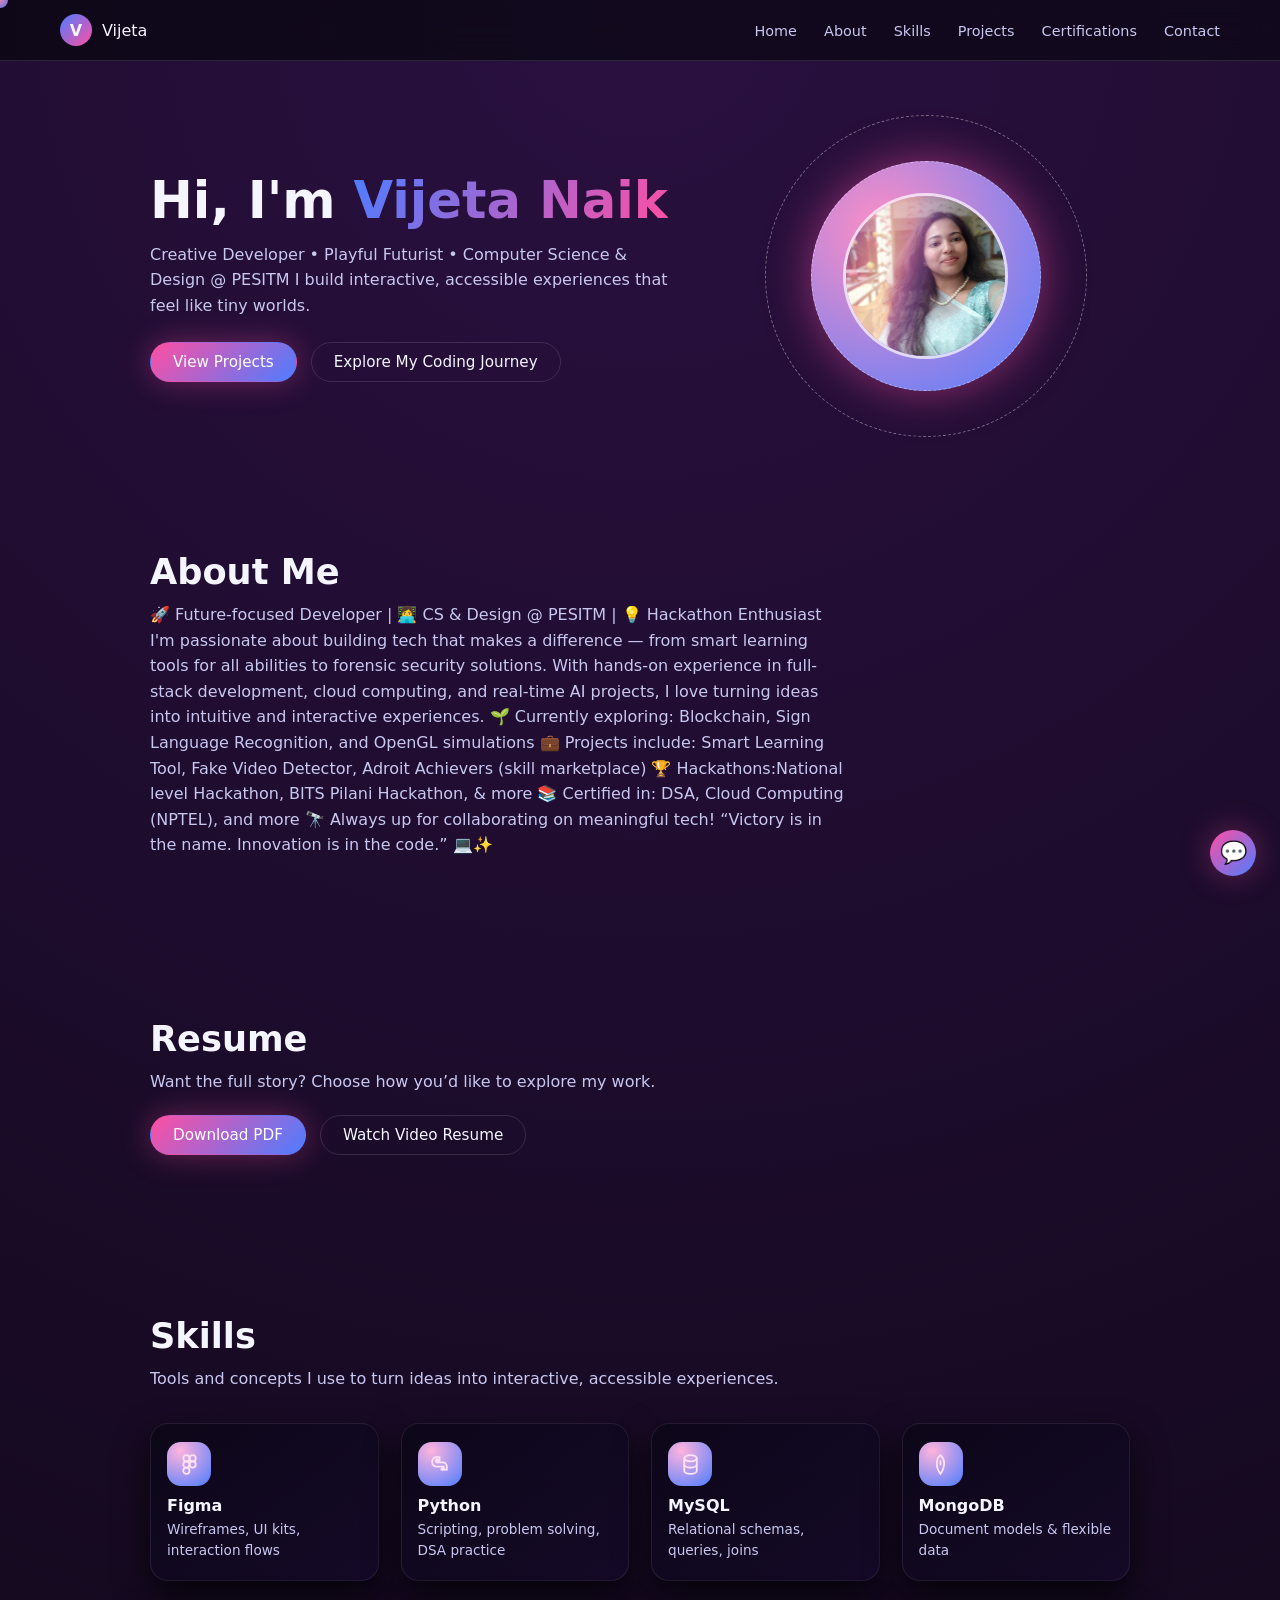
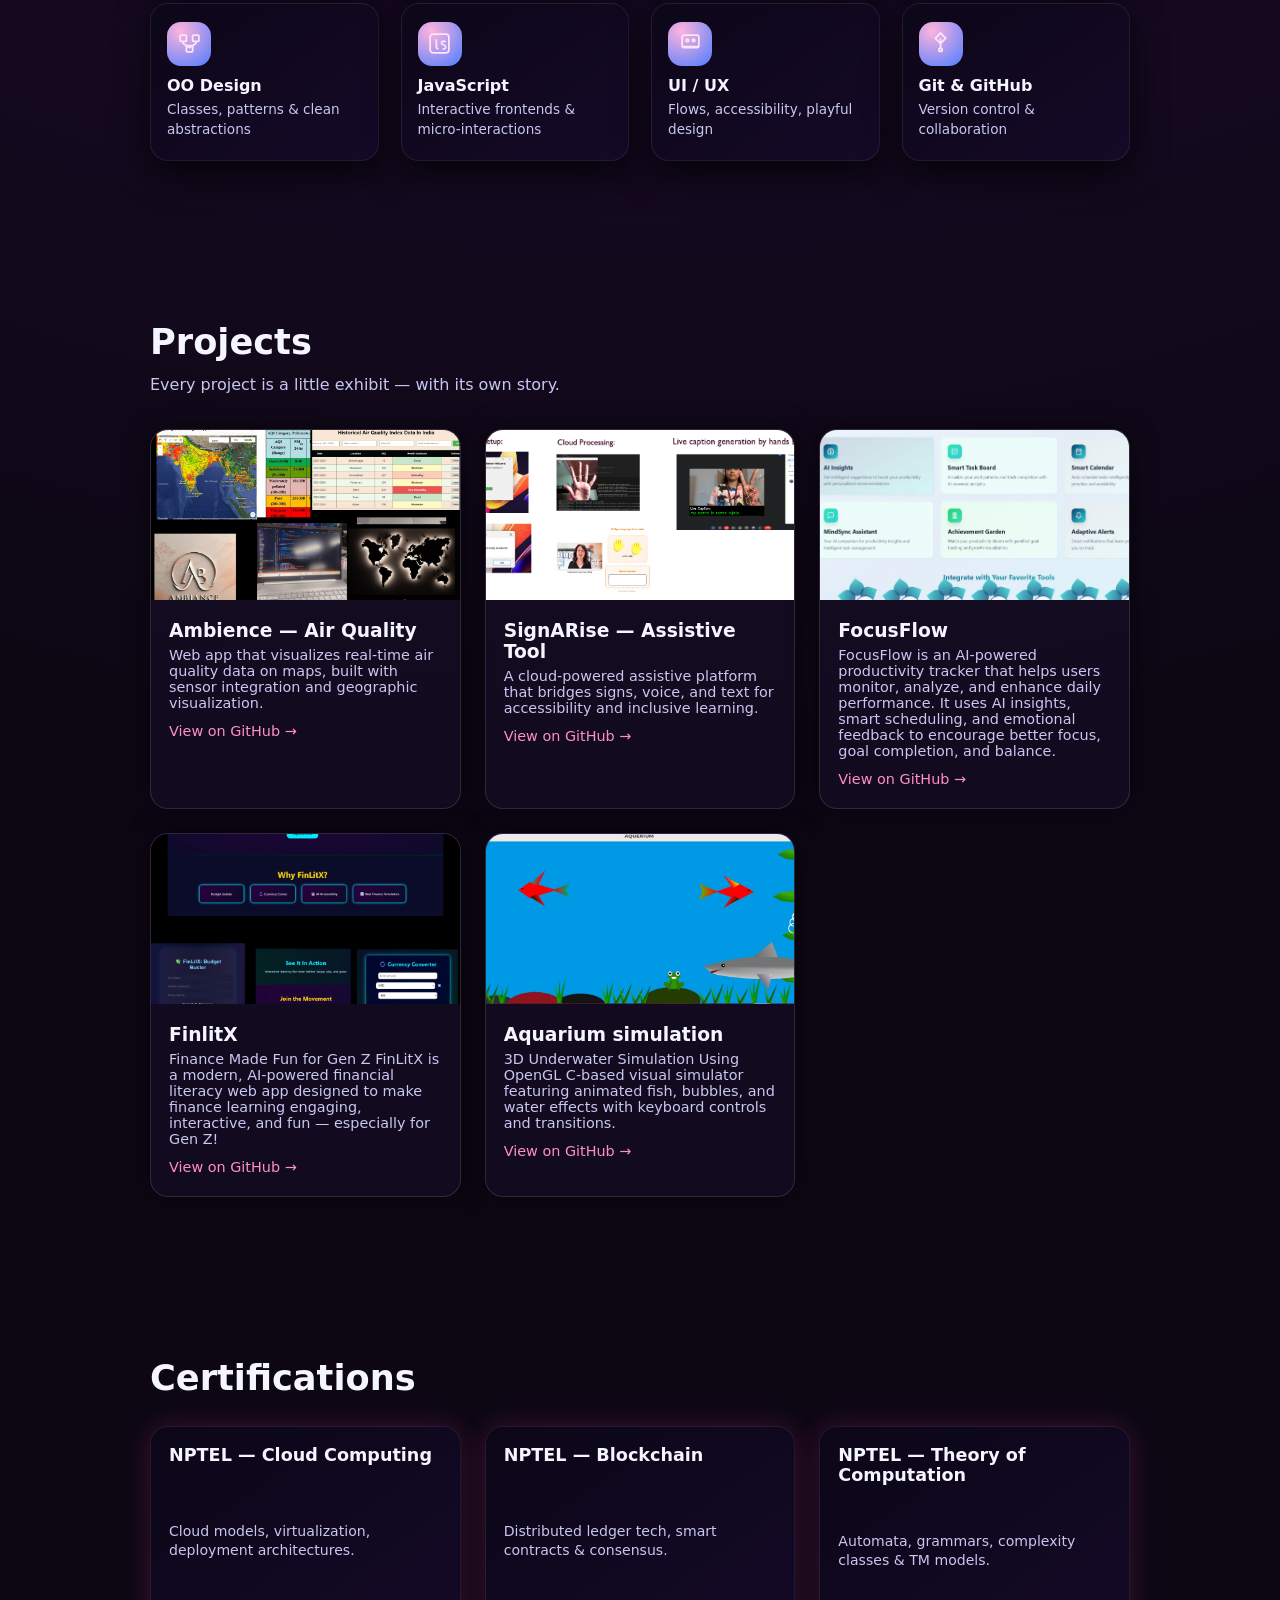
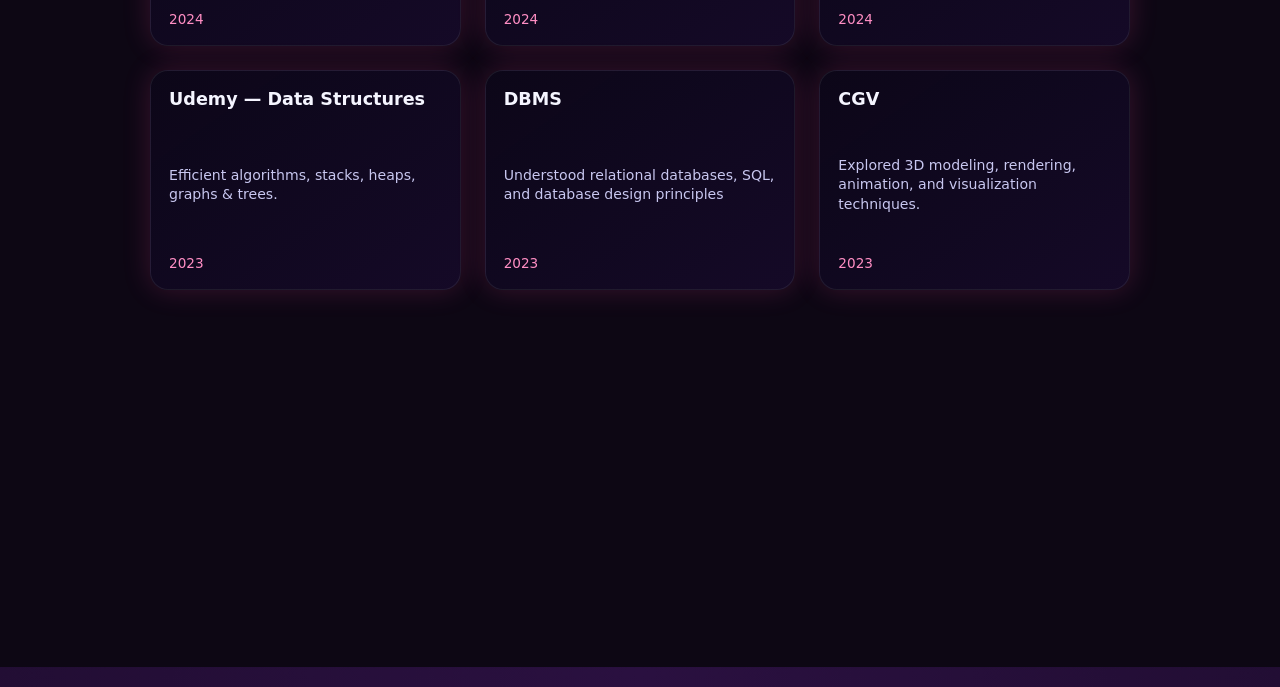
<file: index.html>
<!DOCTYPE html>
<html lang="en">
<head>
  <meta charset="UTF-8" />
  <title>Vijeta Vijaykumar Naik</title>
  <meta name="viewport" content="width=device-width, initial-scale=1.0" />
  <link rel="stylesheet" href="style.css" />
</head>
<body>
  <div class="cursor-dot"></div>

  <header class="nav">
    <div class="nav-left">
      <div class="logo-circle">V</div>
      <span className="logo-text">Vijeta</span>
    </div>
    <nav class="nav-links">
      <a href="#hero">Home</a>
      <a href="#about">About</a>
      <a href="#skills">Skills</a>
      <a href="#projects">Projects</a>
      <a href="#certs">Certifications</a>
      <a href="#contact">Contact</a>
    </nav>
  </header>

  <!-- HERO / INTRO -->
  <section id="hero" class="section hero reveal">
    <div class="hero-text">
      <h1>Hi, I'm <span class="grad-text">Vijeta Naik</span></h1>
      <p class="hero-sub">
        Creative Developer • Playful Futurist • Computer Science & Design @ PESITM  
        I build interactive, accessible experiences that feel like tiny worlds.
      </p>

      <div class="hero-buttons">
        <a href="#projects" class="btn primary">View Projects</a>
        <a href="journey.html" class="btn ghost">Explore My Coding Journey</a>
      </div>
    </div>

    <!-- Animated image bubble -->
    <div class="hero-photo-wrapper">
      <!-- Replace src with your real photo -->
      <div class="hero-photo-orbit">
        <img src="profile.jpg" alt="Vijeta portrait" class="hero-photo" />
        <div class="photo-ring ring1"></div>
        <div class="photo-ring ring2"></div>
      </div>
    </div>
  </section>

  <!-- ABOUT -->
  <section id="about" class="section reveal">
    <h2 class="section-title">About Me</h2>
    <p class="section-text">
      🚀 Future-focused Developer | 👩‍💻 CS & Design @ PESITM | 💡 Hackathon Enthusiast

I'm passionate about building tech that makes a difference — from smart learning tools for all abilities to forensic security solutions. With hands-on experience in full-stack development, cloud computing, and real-time AI projects, I love turning ideas into intuitive and interactive experiences.

🌱 Currently exploring: Blockchain, Sign Language Recognition, and OpenGL simulations 💼 Projects include: Smart Learning Tool, Fake Video Detector, Adroit Achievers (skill marketplace) 🏆 Hackathons:National level Hackathon, BITS Pilani Hackathon, & more 📚 Certified in: DSA, Cloud Computing (NPTEL), and more 🔭 Always up for collaborating on meaningful tech!

“Victory is in the name. Innovation is in the code.” 💻✨
    </p>
  </section>

  <!-- RESUME -->
  <section id="resume" class="section resume-section reveal">
    <h2 class="section-title">Resume</h2>
    <p class="section-text">
      Want the full story? Choose how you’d like to explore my work.
    </p>
    <div class="resume-actions">
      <!-- Put your real PDF file name in href -->
      <a href="Vijeta_resume_2026.pdf" download class="btn primary">
        Download PDF
      </a>
      <!-- Put your real video resume URL here (YouTube, Drive, etc.) -->
      <a href="https://youtu.be/YOUR_VIDEO_RESUME" class="btn ghost" target="_blank">
        Watch Video Resume
      </a>
    </div>
  </section>

  <!-- SKILLS: 3D BLUEBERRY ORBIT -->
  <section id="skills" class="section skills-section reveal">
  <h2 class="section-title">Skills</h2>
  <p class="section-text">
    Tools and concepts I use to turn ideas into interactive, accessible experiences.
  </p>

  <div class="skills-grid">
    <!-- Figma -->
    <article class="skill-card tilt">
      <div class="skill-icon-wrap">
        <svg viewBox="0 0 24 24" class="skill-icon">
          <rect x="6" y="3" width="6" height="6" rx="3" />
          <rect x="6" y="9" width="6" height="6" rx="3" />
          <rect x="6" y="15" width="6" height="6" rx="3" />
          <rect x="12" y="3" width="6" height="6" rx="3" />
          <rect x="12" y="9" width="6" height="6" rx="3" />
        </svg>
      </div>
      <div class="skill-name">Figma</div>
      <p class="skill-note">Wireframes, UI kits, interaction flows</p>
    </article>

    <!-- Python -->
    <article class="skill-card tilt">
      <div class="skill-icon-wrap">
        <svg viewBox="0 0 24 24" class="skill-icon">
          <path d="M5 9a4 4 0 0 1 4-4h3v3H9v2h6a4 4 0 0 1 4 4v3h-3v-3H9a4 4 0 0 1-4-4V9z" />
          <circle cx="9.5" cy="7.5" r="0.7" />
          <circle cx="14.5" cy="16.5" r="0.7" />
        </svg>
      </div>
      <div class="skill-name">Python</div>
      <p class="skill-note">Scripting, problem solving, DSA practice</p>
    </article>

    <!-- MySQL -->
    <article class="skill-card tilt">
      <div class="skill-icon-wrap">
        <svg viewBox="0 0 24 24" class="skill-icon">
          <ellipse cx="12" cy="6" rx="6" ry="3" />
          <path d="M6 6v6c0 1.7 2.7 3 6 3s6-1.3 6-3V6" />
          <path d="M6 12v6c0 1.7 2.7 3 6 3s6-1.3 6-3v-6" />
        </svg>
      </div>
      <div class="skill-name">MySQL</div>
      <p class="skill-note">Relational schemas, queries, joins</p>
    </article>

    <!-- MongoDB -->
    <article class="skill-card tilt">
      <div class="skill-icon-wrap">
        <svg viewBox="0 0 24 24" class="skill-icon">
          <path d="M12 3s3.5 3.4 3.5 8.1S12 21 12 21 8.5 16.7 8.5 11 12 3 12 3z" />
          <path d="M12 8v5" />
        </svg>
      </div>
      <div class="skill-name">MongoDB</div>
      <p class="skill-note">Document models & flexible data</p>
    </article>

    <!-- OO Design -->
    <article class="skill-card tilt">
      <div class="skill-icon-wrap">
        <svg viewBox="0 0 24 24" class="skill-icon">
          <rect x="3" y="4" width="6" height="6" rx="1" />
          <rect x="15" y="4" width="6" height="6" rx="1" />
          <rect x="9" y="14" width="6" height="6" rx="1" />
          <path d="M6 10v2l6 4 6-4v-2" />
        </svg>
      </div>
      <div class="skill-name">OO Design</div>
      <p class="skill-note">Classes, patterns & clean abstractions</p>
    </article>

    <!-- JavaScript -->
    <article class="skill-card tilt">
      <div class="skill-icon-wrap">
        <svg viewBox="0 0 24 24" class="skill-icon">
          <rect x="3" y="3" width="18" height="18" rx="3" />
          <path d="M9 8v7a2 2 0 0 0 2 2" />
          <path d="M15 17c1.2.7 3 0 3-1.7 0-1.4-1.1-1.8-2.3-2.1-.9-.2-1.7-.7-1.7-1.7 0-1 .9-1.7 2-1.7.8 0 1.4.3 1.8.8" />
        </svg>
      </div>
      <div class="skill-name">JavaScript</div>
      <p class="skill-note">Interactive frontends & micro-interactions</p>
    </article>

    <!-- UI/UX -->
    <article class="skill-card tilt">
      <div class="skill-icon-wrap">
        <svg viewBox="0 0 24 24" class="skill-icon">
          <rect x="4" y="4" width="16" height="12" rx="2" />
          <path d="M4 15h16" />
          <circle cx="9" cy="9" r="1.2" />
          <circle cx="15" cy="9" r="1.2" />
        </svg>
      </div>
      <div class="skill-name">UI / UX</div>
      <p class="skill-note">Flows, accessibility, playful design</p>
    </article>

    <!-- Git & GitHub -->
    <article class="skill-card tilt">
      <div class="skill-icon-wrap">
        <svg viewBox="0 0 24 24" class="skill-icon">
          <path d="M7 7 12 2l5 5-5 5-5-5z" />
          <path d="M12 7v9" />
          <circle cx="12" cy="18" r="1.6" />
        </svg>
      </div>
      <div class="skill-name">Git & GitHub</div>
      <p class="skill-note">Version control & collaboration</p>
    </article>
  </div>
</section>


  <!-- PROJECTS -->
  <section id="projects" class="section reveal">
    <h2 class="section-title">Projects</h2>
    <p class="section-text">
      Every project is a little exhibit — with its own story.
    </p>

    <div class="projects-grid">
      <!-- PROJECT CARD TEMPLATE -->
      <article class="project-card tilt">
        <!-- Replace image src with your project screenshot -->
        <div class="project-image-wrap">
          <img src="image/proj/ambience.jpg" alt="Ambience project" />
        </div>
        <div class="project-content">
          <h3>Ambience — Air Quality</h3>
          <p>
            Web app that visualizes real-time air quality data on maps, built with
            sensor integration and geographic visualization.
          </p>
          <a href="https://github.com/Vij18eta/Air_quality_monitor" target="_blank" class="project-link">
            View on GitHub →
          </a>
        </div>
      </article>

      <!-- Duplicate and edit below for more projects -->
      <article class="project-card tilt">
        <div class="project-image-wrap">
          <img src="image/proj/signarise.png" alt="SignARise project" />
        </div>
        <div class="project-content">
          <h3>SignARise — Assistive Tool</h3>
          <p>
            A cloud-powered assistive platform that bridges signs, voice, and text
            for accessibility and inclusive learning.
          </p>
          <a href="https://github.com/YOUR_GITHUB/signarise" target="_blank" class="project-link">
            View on GitHub →
          </a>
        </div>
      </article>

      <article class="project-card tilt">
        <div class="project-image-wrap">
          <img src="image/proj/focus.jpg" alt="SignARise project" />
        </div>
        <div class="project-content">
          <h3>FocusFlow</h3>
          <p>
          FocusFlow is an AI-powered productivity tracker that helps users monitor, analyze, and enhance daily performance. It uses AI insights, smart scheduling, and emotional feedback to encourage better focus, goal completion, and balance.
          </p>
          <a href="https://github.com/Vij18eta/FocusFlow" target="_blank" class="project-link">
            View on GitHub →
          </a>
        </div>
      </article>

      <article class="project-card tilt">
        <div class="project-image-wrap">
          <img src="image/proj/finlitx.jpg" alt="SignARise project" />
        </div>
        <div class="project-content">
          <h3>FinlitX</h3>
          <p>
          Finance Made Fun for Gen Z FinLitX is a modern, AI-powered financial
literacy web app designed to make finance learning engaging, interactive, and
fun — especially for Gen Z!
          </p>
          <a href="https://github.com/Vij18eta/FinLitX" target="_blank" class="project-link">
            View on GitHub →
          </a>
        </div>
      </article>

      <article class="project-card tilt">
        <div class="project-image-wrap">
          <img src="image/proj/aqi.jpg" alt="SignARise project" />
        </div>
        <div class="project-content">
          <h3>Aquarium simulation</h3>
          <p>
            3D Underwater Simulation Using OpenGL
C-based visual simulator featuring animated fish, bubbles, and water effects
with keyboard controls and
transitions.
          </p>
          <a href="https://github.com/Vij18eta/Aquarium-cgv" target="_blank" class="project-link">
            View on GitHub →
          </a>
        </div>
      </article>
    </div>

   
  </section>

  <!-- CERTIFICATIONS -->
<section id="certs" class="section reveal">
  <h2 class="section-title">Certifications</h2>

  <div class="cert-grid">

    <!-- CARD 1 -->
    <div class="cert-card" onclick="flipCert(this)">
      <div class="cert-inner">
        <!-- FRONT -->
        <div class="cert-front">
          <h3>NPTEL — Cloud Computing</h3>
          <p>Cloud models, virtualization, deployment architectures.</p>
          <span class="cert-year">2024</span>
        </div>

        <!-- BACK -->
        <div class="cert-back">
          <img src="images/cret/cloud.jpg" alt="Cloud Computing Certificate">
        </div>
      </div>
    </div>

    <!-- CARD 2 -->
    <div class="cert-card" onclick="flipCert(this)">
      <div class="cert-inner">
        <div class="cert-front">
          <h3>NPTEL — Blockchain</h3>
          <p>Distributed ledger tech, smart contracts & consensus.</p>
          <span class="cert-year">2024</span>
        </div>
        <div class="cert-back">
          <img src="images/cret/blockchain.jpg" alt="Blockchain Certificate">
        </div>
      </div>
    </div>

    <!-- CARD 3 -->
    <div class="cert-card" onclick="flipCert(this)">
      <div class="cert-inner">
        <div class="cert-front">
          <h3>NPTEL — Theory of Computation</h3>
          <p>Automata, grammars, complexity classes & TM models.</p>
          <span class="cert-year">2024</span>
        </div>
        <div class="cert-back">
          <img src="images/cret/toc.jpg" alt="TOC Certificate">
        </div>
      </div>
    </div>

    <!-- CARD 4 -->
    <div class="cert-card" onclick="flipCert(this)">
      <div class="cert-inner">
        <div class="cert-front">
          <h3>Udemy — Data Structures</h3>
          <p>Efficient algorithms, stacks, heaps, graphs & trees.</p>
          <span class="cert-year">2023</span>
        </div>
        <div class="cert-back">
          <img src="images/cret/dsa.jpg" alt="DSA Certificate">
        </div>
      </div>
    </div>

    <!-- CARD 5 -->
    <div class="cert-card" onclick="flipCert(this)">
      <div class="cert-inner">
        <div class="cert-front">
          <h3>DBMS</h3>
          <p>Understood relational databases, SQL, and database design principles</p>
          <span class="cert-year">2023</span>
        </div>
        <div class="cert-back">
          <img src="images/cret/dbms.png" alt="Infosys Certificate">
        </div>
      </div>
    </div>

     <div class="cert-card" onclick="flipCert(this)">
      <div class="cert-inner">
        <div class="cert-front">
          <h3>CGV</h3>
          <p>Explored 3D modeling, rendering, animation, and visualization techniques.</p>
          <span class="cert-year">2023</span>
        </div>
        <div class="cert-back">
          <img src="images/cret/cgv.png" alt="CGV Certificate">
        </div>
      </div>
    </div>

  </div>
</section>


  <!-- CONTACT + JOURNEY -->
  <section id="contact" class="section contact-section reveal">
    <h2 class="section-title">Let’s Connect</h2>
    <p class="section-text">
      Open to internships, collaborations, and fun experimental projects.
    </p>

    <div class="contact-actions">
      <a href="mailto:vijetaviju18@gmail.com" class="btn primary">Email Me</a>
      <a href="https://www.linkedin.com/in/vijeta18" class="btn ghost" target="_blank">LinkedIn</a>
      <a href="journey.html" class="btn outline">Explore My Coding Journey</a>
    </div>
  </section>

  <!-- AI CHAT BUBBLE (simple fake UI) -->
  <button class="chat-toggle" id="chatToggle">💬</button>
  <div class="chat-widget" id="chatWidget">
    <div class="chat-header">
      <span>Veloria Assistant</span>
      <button id="chatClose">✕</button>
    </div>
    <div class="chat-body">
      <p><b>Bot:</b> Hi! Ask me about Vijeta's projects or skills ✨ (UI demo only)</p>
    </div>
    <div class="chat-input-row">
      <input type="text" id="chatInput" placeholder="Coming soon..." disabled />
      <button disabled>Send</button>
    </div>
  </div>

  <script src="script.js"></script>
</body>
</html>
</file>
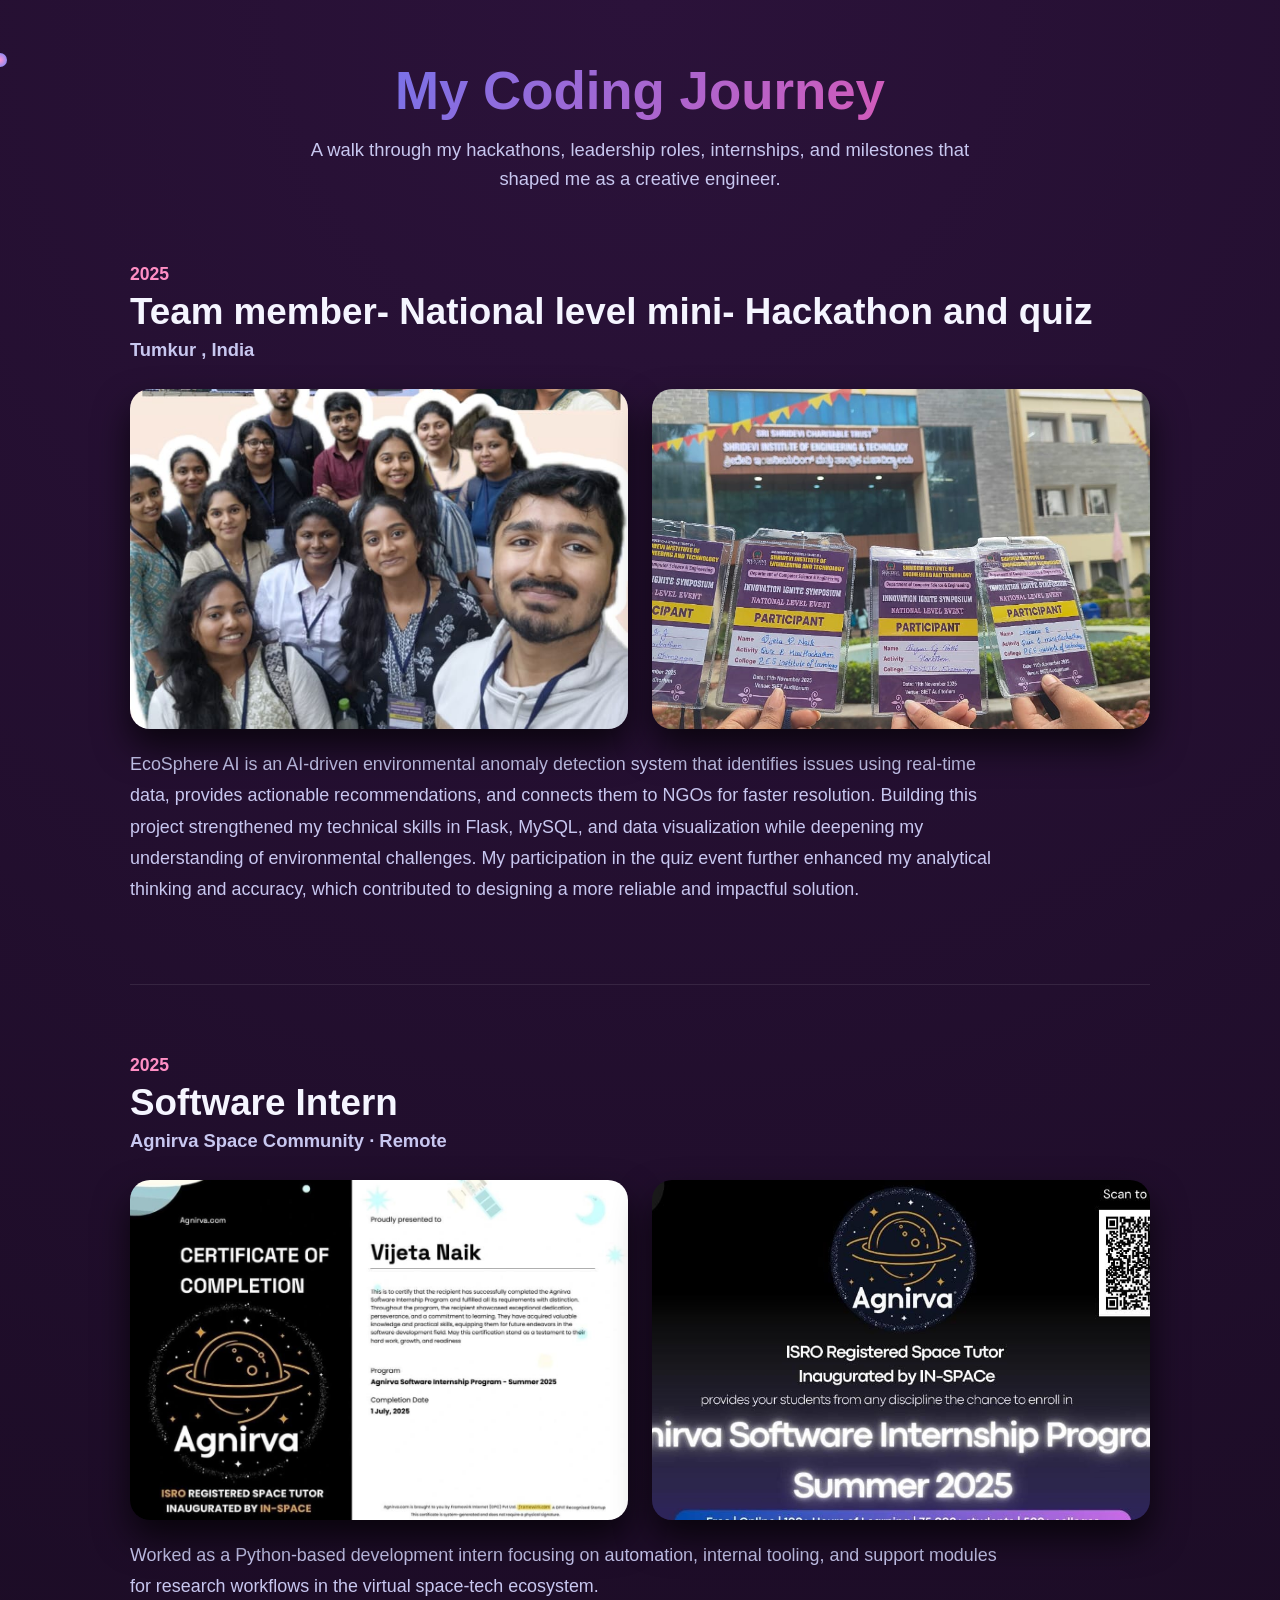
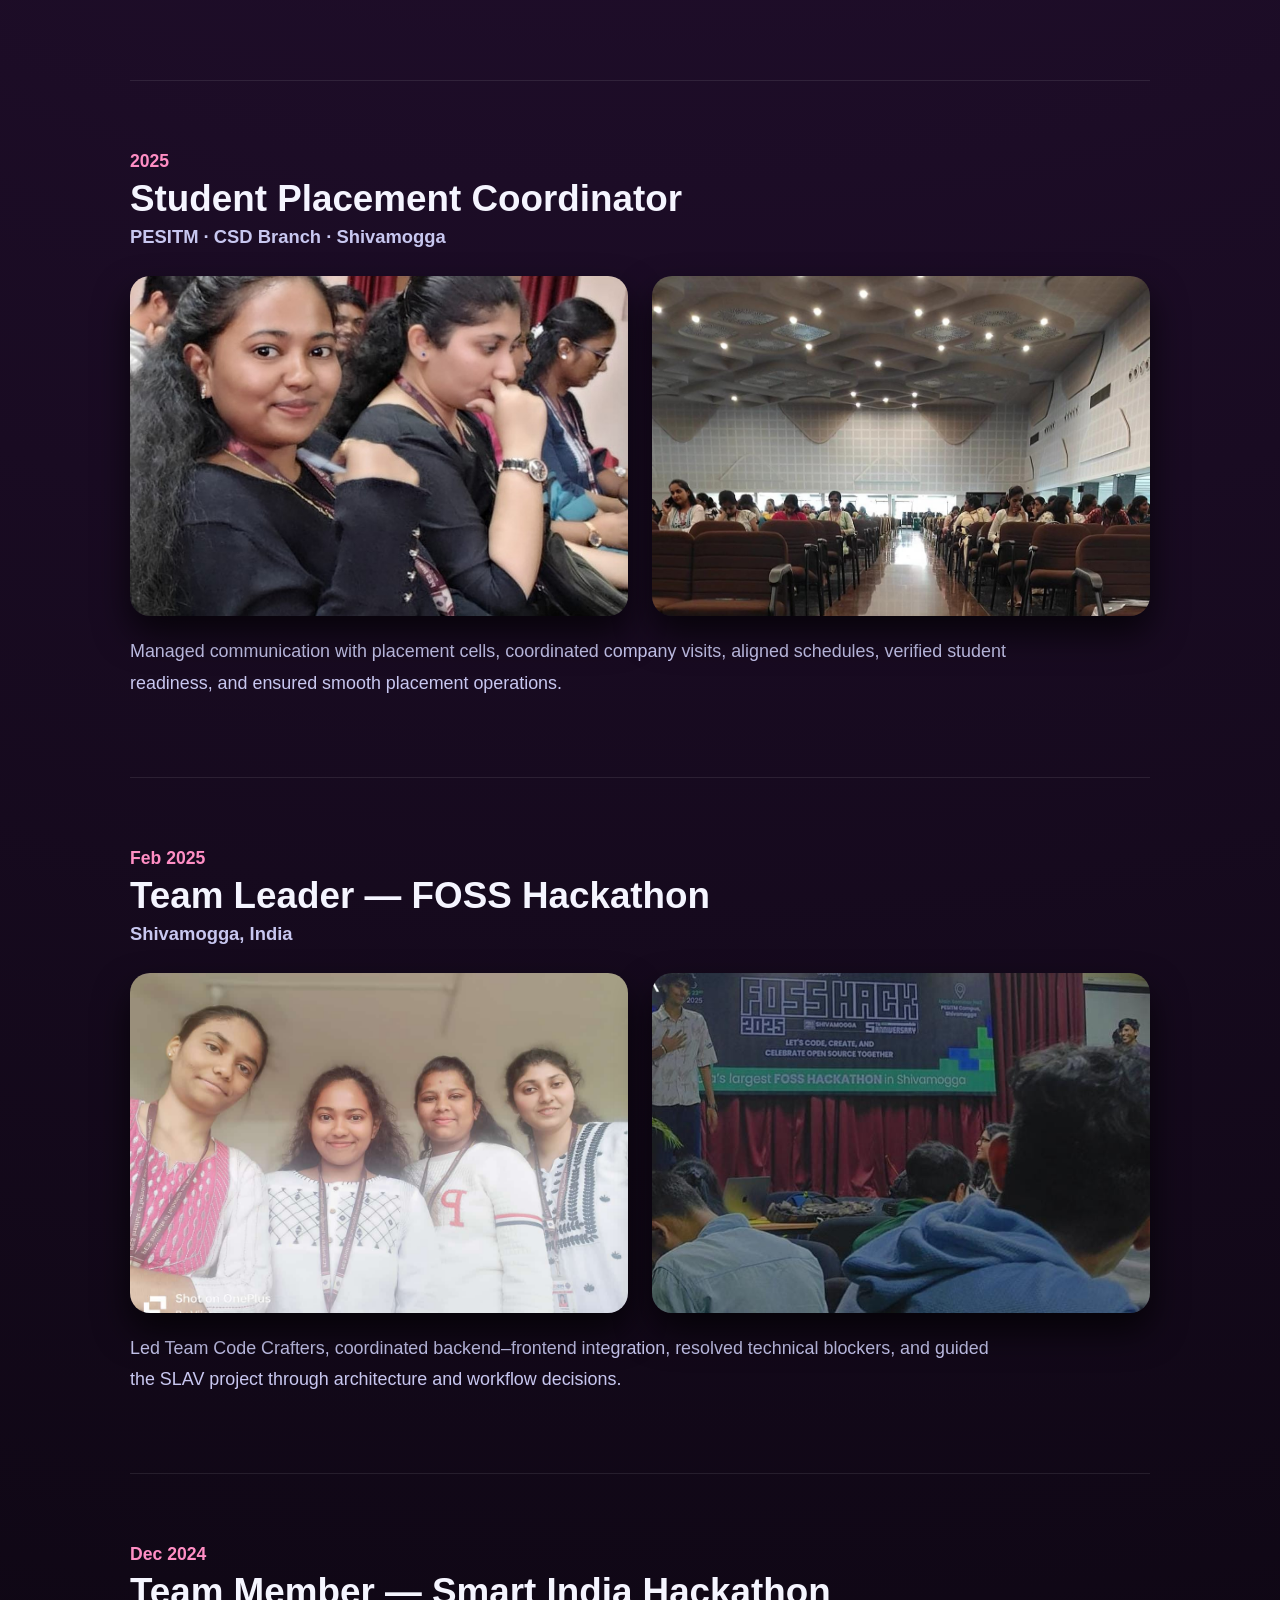
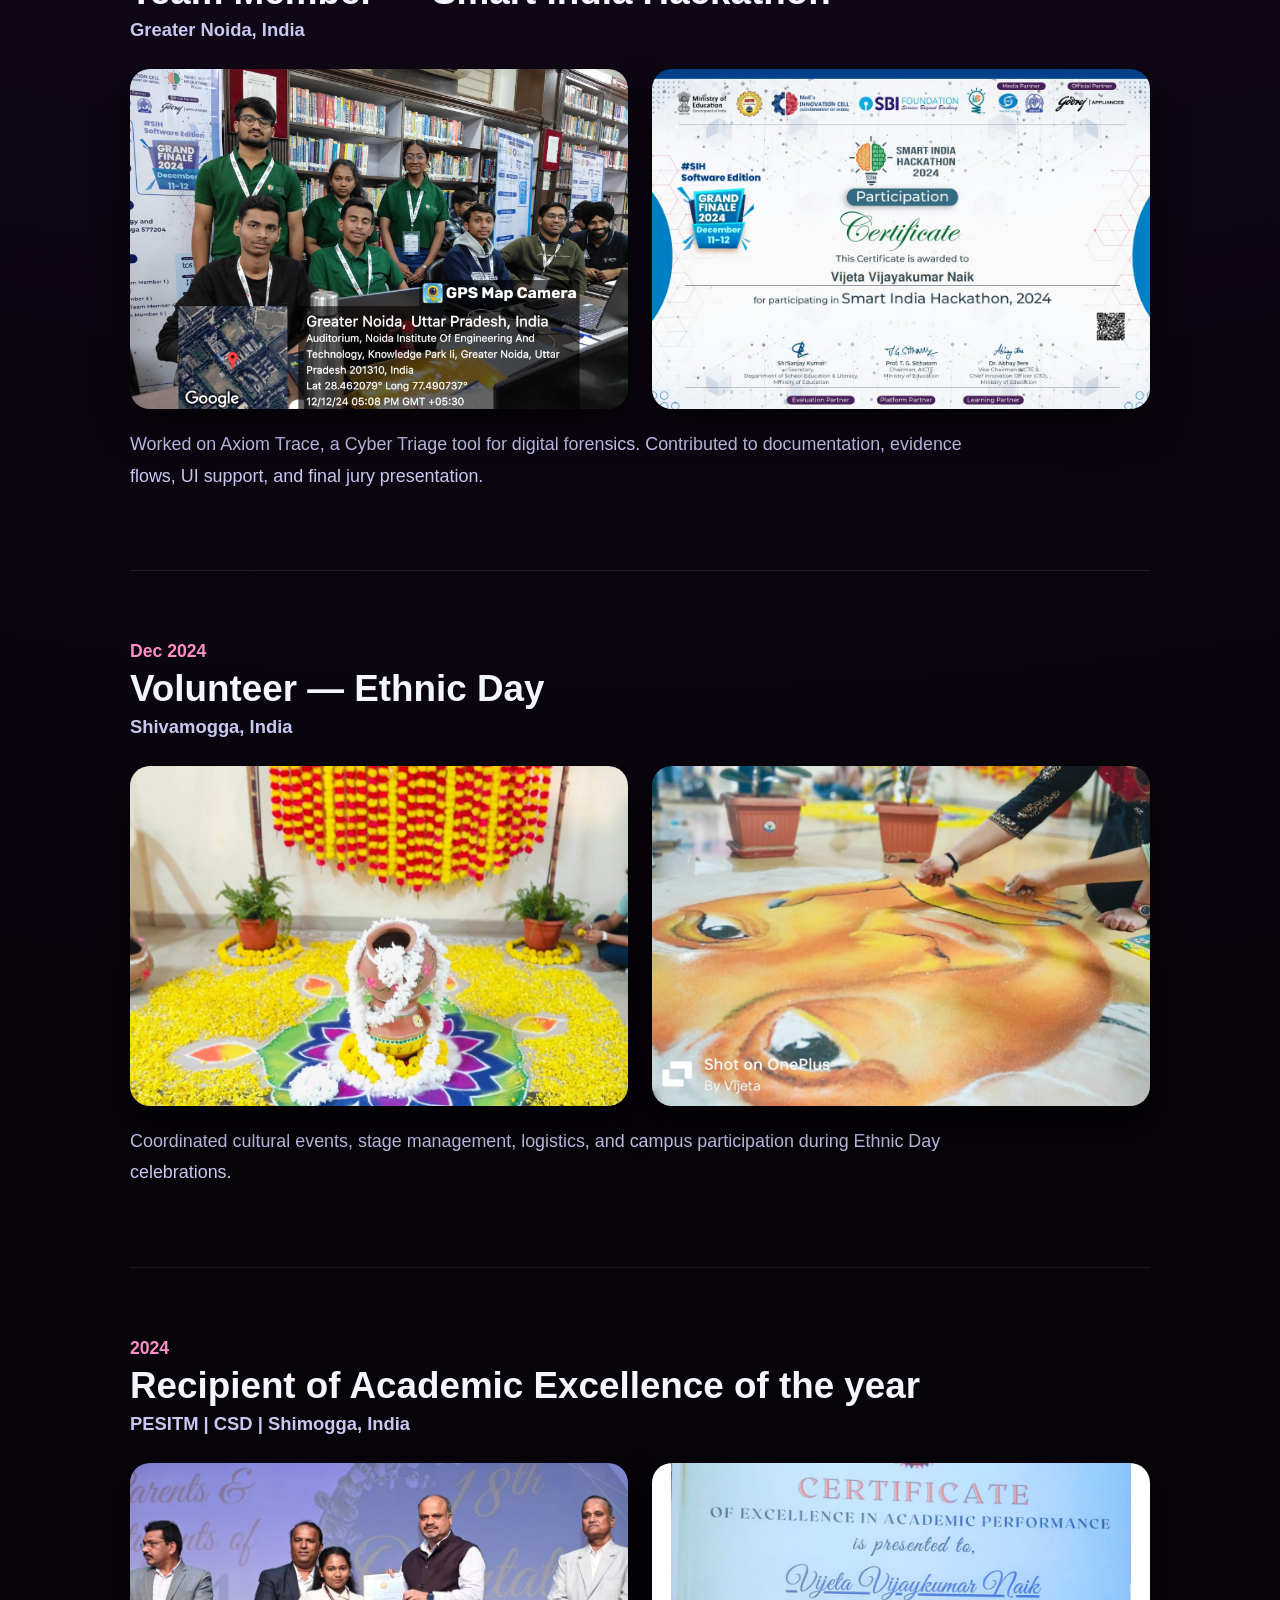
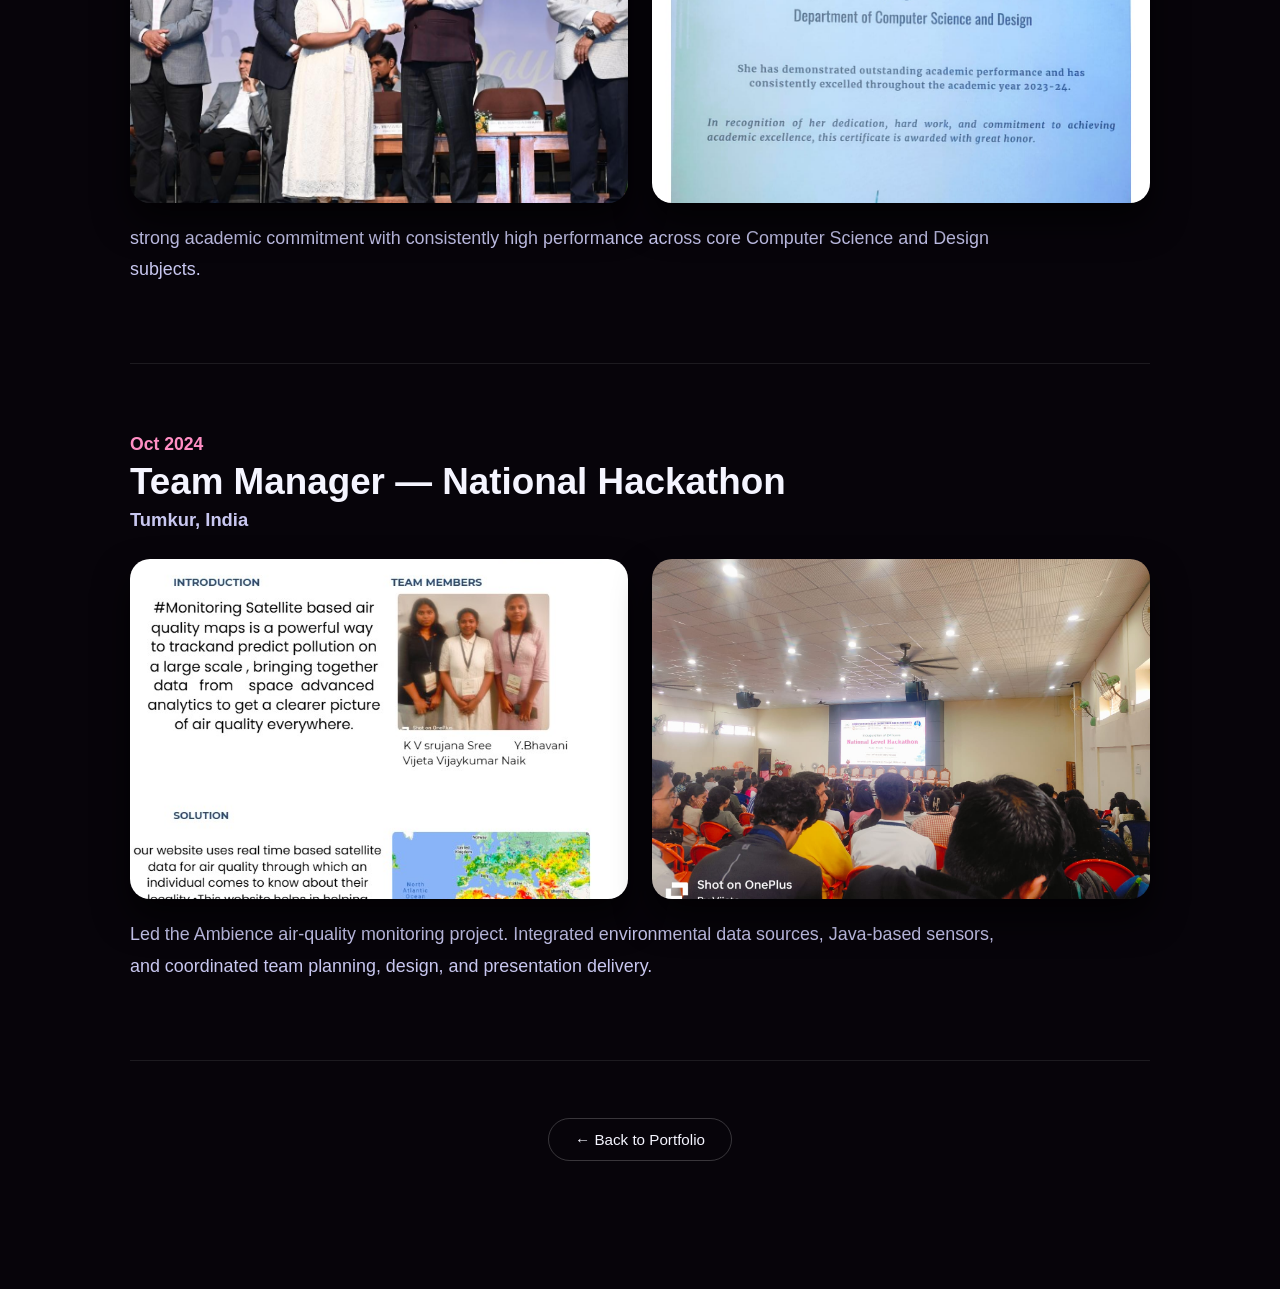
<file: journey.html>
<!DOCTYPE html>
<html lang="en">
<head>
  <meta charset="UTF-8" />
  <title>My Coding Journey — Veloria</title>
  <meta name="viewport" content="width=device-width, initial-scale=1.0" />

  <!-- ======================= CSS INSIDE ======================= -->
  <style>

    :root {
      --raspberry: #ff4fa3;
      --raspberry-soft: #ff8ec4;
      --blueberry: #4d7dff;
      --text-main: #f5f5ff;
      --text-soft: #c8c7f0;
      --card-bg: rgba(20, 12, 35, 0.85);
    }

    body.journey-body {
      background: radial-gradient(circle at top, #2b123a, #07040a 70%);
      font-family: "Poppins", sans-serif;
      color: var(--text-main);
      margin: 0;
    }

    /* Cursor */
    .cursor-dot {
      position: fixed;
      width: 14px;
      height: 14px;
      background: radial-gradient(circle, var(--raspberry-soft), var(--blueberry));
      border-radius: 50%;
      mix-blend-mode: screen;
      pointer-events: none;
      transform: translate(-50%, -50%);
      z-index: 9999;
    }

    /* Container */
    .journey-container {
      max-width: 1020px;
      margin: 60px auto;
      padding: 0 20px 80px;
    }

    /* =================== HERO =================== */
    .journey-hero-title {
      font-size: 3.3rem;
      text-align: center;
      margin-bottom: 14px;
      background: linear-gradient(120deg, var(--blueberry), var(--raspberry));
      -webkit-background-clip: text;
      color: transparent;
    }

    .journey-hero-sub {
      text-align: center;
      color: var(--text-soft);
      max-width: 720px;
      margin: 0 auto 50px;
      font-size: 1.15rem;
      line-height: 1.6;
    }

    /* =================== SECTION BLOCK =================== */
    .journey-section {
      margin: 70px 0;
      padding-bottom: 60px;
      border-bottom: 1px solid rgba(255,255,255,0.09);
      opacity: 0;
      transform: translateY(40px);
      transition: opacity 0.8s ease, transform 0.8s ease;
    }

    .journey-section.visible {
      opacity: 1;
      transform: translateY(0);
    }

    .journey-sec-head {
      margin-bottom: 24px;
    }

    .journey-sec-year {
      font-size: 1.1rem;
      font-weight: 600;
      color: var(--raspberry-soft);
    }

    .journey-sec-title {
      font-size: 2.3rem;
      margin: 6px 0;
    }

    .journey-sec-loc {
      color: var(--text-soft);
      font-size: 1.15rem;
      margin-top: 4px;
    }

    /* =================== IMAGE GALLERY =================== */
    .journey-sec-gallery {
      display: grid;
      grid-template-columns: 1fr 1fr;
      gap: 24px;
      margin: 28px 0 20px;
    }

    .journey-img {
      width: 100%;
      height: 340px;
      border-radius: 20px;
      object-fit: cover;
      box-shadow: 0 18px 35px rgba(0,0,0,0.7);
      opacity: 0;
      transform: translateY(22px);
      transition: opacity 0.9s ease, transform 0.9s ease;
    }

    .journey-section.visible .journey-img {
      opacity: 1;
      transform: translateY(0);
    }

    /* =================== TEXT =================== */
    .journey-sec-desc {
      color: var(--text-soft);
      font-size: 1.12rem;
      line-height: 1.75;
      max-width: 880px;
    }

    /* Back Button */
    .journey-footer {
      text-align: center;
      margin-top: 70px;
    }

    .btn-back {
      padding: 12px 26px;
      border-radius: 999px;
      border: 1px solid rgba(255,255,255,0.2);
      background: transparent;
      color: var(--text-main);
      text-decoration: none;
      font-size: 0.95rem;
      transition: 0.2s;
    }

    .btn-back:hover {
      border-color: var(--raspberry-soft);
      box-shadow: 0 0 20px rgba(255,79,163,0.3);
    }

    /* Responsive */
    @media (max-width: 780px) {
      .journey-sec-gallery { grid-template-columns: 1fr; }
      .journey-hero-title { font-size: 2.5rem; }
    }

  </style>
</head>

<body class="journey-body">

  <!-- Cursor -->
  <div class="cursor-dot"></div>

  <!-- Main container -->
  <div class="journey-container">

    <!-- HERO -->
    <header class="journey-hero reveal">
      <h1 class="journey-hero-title">My Coding Journey</h1>
      <p class="journey-hero-sub">
        A  walk through my hackathons, leadership roles, internships,
        and milestones that shaped me as a creative engineer.
      </p>
    </header>

     <section class="journey-section reveal">
      <div class="journey-sec-head">
        <span class="journey-sec-year">2025</span>
        <h2 class="journey-sec-title">Team member- National level mini- Hackathon and quiz</h2>
        <h3 class="journey-sec-loc">Tumkur , India</h3>
      </div>

      <div class="journey-sec-gallery">
        <img src="image/journey/mini-1.jpg" class="journey-img">
        <img src="image/journey/mini-2.jpg" class="journey-img">
      </div>

      <p class="journey-sec-desc">
       EcoSphere AI is an AI-driven environmental anomaly detection system that identifies issues using real-time data, provides actionable recommendations, and connects them to NGOs for faster resolution.
Building this project strengthened my technical skills in Flask, MySQL, and data visualization while deepening my understanding of environmental challenges.
My participation in the quiz event further enhanced my analytical thinking and accuracy, which contributed to designing a more reliable and impactful solution.
      </p>
    </section>
    <!-- ====================================================
         SECTION 1 — SOFTWARE INTERN
         ==================================================== -->
    <section class="journey-section reveal">
      <div class="journey-sec-head">
        <span class="journey-sec-year">2025</span>
        <h2 class="journey-sec-title">Software Intern</h2>
        <h3 class="journey-sec-loc">Agnirva Space Community · Remote</h3>
      </div>

      <div class="journey-sec-gallery">
        <img src="image/journey/agnirva-1.jpg" class="journey-img">
        <img src="image/journey/agnirva-2.jpg" class="journey-img">
      </div>

      <p class="journey-sec-desc">
        Worked as a Python-based development intern focusing on automation,
        internal tooling, and support modules for research workflows in the
        virtual space-tech ecosystem.
      </p>
    </section>

    <!-- ====================================================
         SECTION 2 — PLACEMENT COORDINATOR
         ==================================================== -->
    <section class="journey-section reveal">
      <div class="journey-sec-head">
        <span class="journey-sec-year">2025</span>
        <h2 class="journey-sec-title">Student Placement Coordinator</h2>
        <h3 class="journey-sec-loc">PESITM · CSD Branch · Shivamogga</h3>
      </div>

      <div class="journey-sec-gallery">
        <img src="image/journey/placement-1.jpg" class="journey-img">
        <img src="image/journey/placement-2.jpg" class="journey-img">
      </div>

      <p class="journey-sec-desc">
        Managed communication with placement cells, coordinated company visits,
        aligned schedules, verified student readiness, and ensured smooth
        placement operations.
      </p>
    </section>

    <!-- ====================================================
         SECTION 3 — FOSS HACKATHON
         ==================================================== -->
    <section class="journey-section reveal">
      <div class="journey-sec-head">
        <span class="journey-sec-year">Feb 2025</span>
        <h2 class="journey-sec-title">Team Leader — FOSS Hackathon</h2>
        <h3 class="journey-sec-loc">Shivamogga, India</h3>
      </div>

      <div class="journey-sec-gallery">
        <img src="image/journey/foss-1.jpg" class="journey-img">
        <img src="image/journey/foss-2.jpg" class="journey-img">
      </div>

      <p class="journey-sec-desc">
        Led Team Code Crafters, coordinated backend–frontend integration,
        resolved technical blockers, and guided the SLAV project through
        architecture and workflow decisions.
      </p>
    </section>

    <!-- ====================================================
         SECTION 4 — SIH
         ==================================================== -->
    <section class="journey-section reveal">
      <div class="journey-sec-head">
        <span class="journey-sec-year">Dec 2024</span>
        <h2 class="journey-sec-title">Team Member — Smart India Hackathon</h2>
        <h3 class="journey-sec-loc">Greater Noida, India</h3>
      </div>

      <div class="journey-sec-gallery">
        <img src="image/journey/sih-1.jpg" class="journey-img">
        <img src="image/journey/sih-2.jpg" class="journey-img">
      </div>

      <p class="journey-sec-desc">
        Worked on Axiom Trace, a Cyber Triage tool for digital forensics.
        Contributed to documentation, evidence flows, UI support, and final
        jury presentation.
      </p>
    </section>

    <!-- ====================================================
         SECTION 5 — ETHNIC DAY
         ==================================================== -->
    <section class="journey-section reveal">
      <div class="journey-sec-head">
        <span class="journey-sec-year">Dec 2024</span>
        <h2 class="journey-sec-title">Volunteer — Ethnic Day</h2>
        <h3 class="journey-sec-loc">Shivamogga, India</h3>
      </div>

      <div class="journey-sec-gallery">
        <img src="image/journey/ethnic-1.jpg" class="journey-img">
        <img src="image/journey/ethnic-2.jpg" class="journey-img">
      </div>

      <p class="journey-sec-desc">
        Coordinated cultural events, stage management, logistics, and campus
        participation during Ethnic Day celebrations.
      </p>
    </section>
    
     <section class="journey-section reveal">
      <div class="journey-sec-head">
        <span class="journey-sec-year">2024</span>
        <h2 class="journey-sec-title">Recipient of Academic Excellence of the year</h2>
        <h3 class="journey-sec-loc">PESITM | CSD | Shimogga, India</h3>
      </div>

      <div class="journey-sec-gallery">
        <img src="image/journey/aca-1.jpg" class="journey-img">
        <img src="image/journey/aca-2.jpg" class="journey-img">
      </div>

      <p class="journey-sec-desc">
strong academic commitment with consistently high performance across core Computer Science and Design subjects.
      </p>
    </section>

    <!-- ====================================================
         SECTION 6 — NATIONAL HACKATHON
         ==================================================== -->
    <section class="journey-section reveal">
      <div class="journey-sec-head">
        <span class="journey-sec-year">Oct 2024</span>
        <h2 class="journey-sec-title">Team Manager — National Hackathon</h2>
        <h3 class="journey-sec-loc">Tumkur, India</h3>
      </div>

      <div class="journey-sec-gallery">
        <img src="image/journey/ambience-1.jpg" class="journey-img">
        <img src="image/journey/ambience-2.jpg" class="journey-img">
      </div>

      <p class="journey-sec-desc">
        Led the Ambience air-quality monitoring project. Integrated environmental
        data sources, Java-based sensors, and coordinated team planning,
        design, and presentation delivery.
      </p>
    </section>

    <!-- BACK BUTTON -->
    <div class="journey-footer">
      <a href="index.html" class="btn-back">← Back to Portfolio</a>
    </div>

  </div>

  <!-- ======================= JS INSIDE ======================= -->
  <script>
    // Cursor glow follow
    const cursor = document.querySelector(".cursor-dot");
    document.addEventListener("mousemove", e => {
      cursor.style.left = e.clientX + "px";
      cursor.style.top = e.clientY + "px";
    });

    // Reveal on scroll
    const sections = document.querySelectorAll(".journey-section, .journey-hero");
    function revealOnScroll() {
      sections.forEach(sec => {
        const rect = sec.getBoundingClientRect();
        if (rect.top < window.innerHeight - 120) {
          sec.classList.add("visible");
        }
      });
    }
    window.addEventListener("scroll", revealOnScroll);
    revealOnScroll();
  </script>

</body>
</html>
</file>
<file: style.css>
:root {
  --bg-main: #0d0714;
  --raspberry: #ff4fa3;
  --raspberry-soft: #ff8ec4;
  --blueberry: #4d7dff;
  --card-bg: rgba(20, 12, 35, 0.85);
  --border-soft: rgba(255, 255, 255, 0.12);
  --text-main: #f5f5ff;
  --text-soft: #c8c7f0;
  --shadow-glow: 0 0 30px rgba(255, 79, 163, 0.35);
}

* {
  box-sizing: border-box;
  margin: 0;
  padding: 0;
}

html, body {
  font-family: system-ui, -apple-system, BlinkMacSystemFont, "Poppins", sans-serif;
  background: radial-gradient(circle at top, #2a1040, #0d0714 60%);
  color: var(--text-main);
  scroll-behavior: smooth;
}

/* -------------------- CUSTOM CURSOR -------------------- */
.cursor-dot {
  position: fixed;
  width: 16px;
  height: 16px;
  border-radius: 50%;
  pointer-events: none;
  background: radial-gradient(circle, var(--raspberry-soft), var(--blueberry));
  mix-blend-mode: screen;
  opacity: 0.9;
  transform: translate(-50%, -50%);
  z-index: 2000;
}

/* -------------------- NAVBAR -------------------- */
.nav {
  position: sticky;
  top: 0;
  z-index: 50;
  display: flex;
  justify-content: space-between;
  align-items: center;
  padding: 14px 60px;
  backdrop-filter: blur(15px);
  background: linear-gradient(to right, rgba(11, 7, 20, 0.85), rgba(11, 7, 20, 0.7));
  border-bottom: 1px solid var(--border-soft);
}

.nav-left {
  display: flex;
  align-items: center;
  gap: 10px;
}

.logo-circle {
  width: 32px;
  height: 32px;
  border-radius: 50%;
  background: linear-gradient(135deg, var(--blueberry), var(--raspberry));
  display: flex;
  align-items: center;
  justify-content: center;
  font-weight: 700;
}

.nav-links a {
  color: var(--text-soft);
  text-decoration: none;
  margin-left: 22px;
  font-size: 0.9rem;
  position: relative;
}

.nav-links a::after {
  content: "";
  position: absolute;
  left: 0;
  bottom: -4px;
  width: 0;
  height: 2px;
  background: linear-gradient(to right, var(--blueberry), var(--raspberry));
  transition: width 0.3s;
}

.nav-links a:hover::after {
  width: 100%;
}

/* -------------------- SECTIONS -------------------- */
.section {
  padding: 80px 60px;
  max-width: 1100px;
  margin: 0 auto;
}

.section-title {
  font-size: 2.2rem;
  margin-bottom: 10px;
}

.section-text {
  color: var(--text-soft);
  max-width: 700px;
  line-height: 1.6;
}

.grad-text {
  background: linear-gradient(120deg, var(--blueberry), var(--raspberry));
  -webkit-background-clip: text;
  color: transparent;
}

/* -------------------- HERO -------------------- */
.hero {
  display: grid;
  grid-template-columns: 1.3fr 1fr;
  align-items: center;
  gap: 40px;
  padding-top: 100px;
}

.hero-text h1 {
  font-size: 3.2rem;
  margin-bottom: 10px;
}

.hero-sub {
  color: var(--text-soft);
  margin-top: 12px;
  line-height: 1.6;
}

.hero-buttons {
  margin-top: 24px;
  display: flex;
  gap: 14px;
  flex-wrap: wrap;
}

/* Buttons */
.btn {
  border-radius: 999px;
  padding: 10px 22px;
  font-size: 0.95rem;
  border: 1px solid transparent;
  cursor: pointer;
  text-decoration: none;
  display: inline-flex;
  align-items: center;
  justify-content: center;
  transition: transform 0.18s ease, box-shadow 0.2s, background 0.2s, border-color 0.2s, color 0.2s;
}

.btn.primary {
  background: linear-gradient(135deg, var(--raspberry), var(--blueberry));
  color: white;
  box-shadow: var(--shadow-glow);
}

.btn.primary:hover {
  transform: translateY(-1px) scale(1.02);
}

.btn.ghost {
  background: transparent;
  color: var(--text-main);
  border-color: var(--border-soft);
}

.btn.ghost:hover {
  border-color: var(--raspberry-soft);
  box-shadow: 0 0 20px rgba(255, 79, 163, 0.2);
}

.btn.outline {
  background: transparent;
  border: 1px solid var(--blueberry);
  color: var(--blueberry);
}

.btn.outline:hover {
  background: rgba(77, 125, 255, 0.08);
}

/* -------------------- HERO PHOTO -------------------- */
.hero-photo-wrapper {
  display: flex;
  justify-content: center;
}

.hero-photo-orbit {
  width: 230px;
  height: 230px;
  border-radius: 50%;
  position: relative;
  background: radial-gradient(circle at 30% 30%, var(--raspberry-soft), var(--blueberry));
  display: flex;
  align-items: center;
  justify-content: center;
  box-shadow: 0 0 45px rgba(255, 79, 163, 0.5);
  animation: floatY 5s ease-in-out infinite;
}

.hero-photo {
  width: 72%;
  height: 72%;
  border-radius: 50%;
  object-fit: cover;
  border: 3px solid rgba(255, 255, 255, 0.7);
}

.photo-ring {
  position: absolute;
  border-radius: 50%;
  border: 1px dashed rgba(255, 255, 255, 0.4);
}

.ring1 {
  width: 100%;
  height: 100%;
  animation: spin 12s linear infinite;
}

.ring2 {
  width: 140%;
  height: 140%;
  animation: spin 18s linear infinite reverse;
}

/* -------------------- RESUME -------------------- */
.resume-section .resume-actions {
  margin-top: 20px;
  display: flex;
  gap: 14px;
  flex-wrap: wrap;
}

/* ------------------------------------------------------ */
/* --------- NEW SKILLS SECTION (Glass + 3D Tilt) --------*/
/* ------------------------------------------------------ */

.skills-section {
  text-align: left;
}

.skills-grid {
  margin-top: 32px;
  display: grid;
  grid-template-columns: repeat(auto-fit, minmax(210px, 1fr));
  gap: 22px;
}

.skill-card {
  position: relative;
  padding: 18px 16px 20px;
  border-radius: 18px;
  background: linear-gradient(145deg, rgba(12, 7, 25, 0.95), rgba(21, 10, 40, 0.95));
  border: 1px solid rgba(255,255,255,0.08);
  box-shadow: 0 14px 35px rgba(0,0,0,0.7);
  overflow: hidden;
  transform-style: preserve-3d;
  transition: box-shadow 0.2s ease, border-color 0.2s ease;
}

/* neon border glow */
.skill-card::before {
  content: "";
  position: absolute;
  inset: -1px;
  border-radius: inherit;
  background: linear-gradient(135deg, rgba(77, 125, 255, 0.8), rgba(255, 79, 163, 0.85));
  opacity: 0;
  z-index: -1;
  transition: opacity 0.25s ease;
}

.skill-card:hover::before {
  opacity: 1;
}

.skill-card:hover {
  box-shadow: 0 0 30px rgba(255, 79, 163, 0.4);
}

/* icon */
.skill-icon-wrap {
  width: 44px;
  height: 44px;
  border-radius: 14px;
  background: radial-gradient(circle at 30% 20%, #ffb3dd, #4d7dff);
  display: flex;
  align-items: center;
  justify-content: center;
  margin-bottom: 10px;
}

.skill-icon {
  width: 25px;
  height: 25px;
  stroke: #ffe4f5;
  stroke-width: 1.7;
  fill: none;
}

.skill-name {
  font-weight: 600;
  margin-top: 6px;
  margin-bottom: 4px;
}

.skill-note {
  font-size: 0.85rem;
  color: var(--text-soft);
  line-height: 1.5;
}

/* -------------------- PROJECTS -------------------- */
.projects-grid {
  margin-top: 32px;
  display: grid;
  grid-template-columns: repeat(auto-fit, minmax(260px, 1fr));
  gap: 24px;
}

.project-card {
  background: var(--card-bg);
  border-radius: 18px;
  border: 1px solid var(--border-soft);
  box-shadow: 0 0 25px rgba(0, 0, 0, 0.6);
  overflow: hidden;
  transition: transform 0.18s ease, box-shadow 0.2s ease;
}

.project-card:hover { transform: translateY(-4px); }

.project-image-wrap img {
  width: 100%;
  height: 170px;
  object-fit: cover;
}

.project-content {
  padding: 16px 18px 20px;
}

.project-content h3 {
  margin-bottom: 6px;
}

.project-content p {
  font-size: 0.9rem;
  color: var(--text-soft);
  margin-bottom: 10px;
}

.project-link {
  font-size: 0.9rem;
  color: var(--raspberry-soft);
  text-decoration: none;
}

.project-link:hover { text-decoration: underline; }

.project-note {
  margin-top: 18px;
  font-size: 0.85rem;
  color: var(--text-soft);
}

/* -------------------- CERTIFICATIONS -------------------- */
.cert-list {
  margin-top: 18px;
  list-style: none;
}

.cert-list li {
  margin-bottom: 8px;
  padding-left: 14px;
  position: relative;
  color: var(--text-soft);
  font-size: 0.95rem;
}

.cert-list li::before {
  content: "•";
  position: absolute;
  left: 0;
  color: var(--raspberry-soft);
}
/* --- CERTIFICATION FLIP CARDS --- */

.cert-grid {
  margin-top: 28px;
  display: grid;
  grid-template-columns: repeat(auto-fit, minmax(230px, 1fr));
  gap: 24px;
}

.cert-card {
  perspective: 1100px;
  cursor: pointer;
}

.cert-inner {
  position: relative;
  width: 100%;
  height: 220px;
  transform-style: preserve-3d;
  transition: transform 0.7s ease;
  border-radius: 18px;
}

.cert-card.flipped .cert-inner {
  transform: rotateY(180deg);
}

/* FRONT */
.cert-front,
.cert-back {
  position: absolute;
  inset: 0;
  backface-visibility: hidden;
  border-radius: 18px;
  background: linear-gradient(145deg, rgba(12,7,25,0.92), rgba(22,10,40,0.95));
  border: 1px solid rgba(255,255,255,0.08);
  box-shadow: 0 0 28px rgba(255, 79, 163, 0.18);
  padding: 18px;
  text-align: left;
  display: flex;
  flex-direction: column;
  justify-content: space-between;
}

.cert-front h3 {
  font-size: 1.1rem;
  margin-bottom: 6px;
}

.cert-front p {
  font-size: 0.88rem;
  color: var(--text-soft);
  line-height: 1.4;
}

.cert-year {
  font-size: 0.85rem;
  color: var(--raspberry-soft);
}

/* BACK */
.cert-back {
  transform: rotateY(180deg);
  overflow: hidden;
  padding: 0;
}

.cert-back img {
  width: 100%;
  height: 100%;
  object-fit: cover;
  border-radius: 18px;
}

/* Float effect */
.cert-card:hover .cert-inner {
  transform: translateY(-6px) rotateY(var(--rot, 0));
}


/* -------------------- CONTACT -------------------- */
.contact-section .contact-actions {
  margin-top: 20px;
  display: flex;
  gap: 14px;
  flex-wrap: wrap;
}

/* -------------------- CHAT WIDGET -------------------- */
.chat-toggle {
  position: fixed;
  right: 24px;
  bottom: 24px;
  width: 46px;
  height: 46px;
  border-radius: 50%;
  border: none;
  background: linear-gradient(135deg, var(--raspberry), var(--blueberry));
  color: white;
  font-size: 22px;
  cursor: pointer;
  box-shadow: var(--shadow-glow);
  z-index: 100;
}

.chat-widget {
  position: fixed;
  right: 24px;
  bottom: 80px;
  width: 280px;
  background: rgba(16, 10, 40, 0.96);
  border-radius: 18px;
  border: 1px solid var(--border-soft);
  box-shadow: 0 0 40px rgba(0, 0, 0, 0.7);
  display: none;
  flex-direction: column;
  overflow: hidden;
  z-index: 99;
}

.chat-header {
  padding: 10px 12px;
  background: linear-gradient(135deg, var(--blueberry), var(--raspberry));
  display: flex;
  justify-content: space-between;
  align-items: center;
  font-size: 0.9rem;
}

.chat-header button {
  background: transparent;
  border: none;
  color: white;
  cursor: pointer;
}

.chat-body {
  padding: 10px 12px;
  font-size: 0.85rem;
  color: var(--text-soft);
  min-height: 70px;
}

.chat-input-row {
  display: flex;
  padding: 8px;
  gap: 6px;
  border-top: 1px solid var(--border-soft);
}

.chat-input-row input {
  flex: 1;
  padding: 6px 8px;
  border-radius: 999px;
  border: 1px solid var(--border-soft);
  background: transparent;
  color: var(--text-main);
}

/* -------------------- JOURNEY PAGE -------------------- */
.journey-body {
  background: radial-gradient(circle at top, #2b123a, #07040a 70%);
  color: var(--text-main);
}

.journey-wrap {
  max-width: 820px;
  margin: 60px auto;
  padding: 30px 20px;
}

.journey-header {
  text-align: center;
  margin-bottom: 24px;
}

.journey-header p {
  color: var(--text-soft);
}

.journey-card {
  background: var(--card-bg);
  border-radius: 18px;
  border: 1px solid var(--border-soft);
  padding: 20px 22px;
  line-height: 1.6;
}

.journey-card h2 {
  margin-bottom: 10px;
}

.journey-footer {
  margin-top: 24px;
  text-align: center;
}

/* ---- JOURNEY HEADING + SNAPSHOTS ---- */
.journey-main-title {
  font-size: 2.6rem;
  margin-bottom: 10px;
}

.journey-header p {
  color: var(--text-soft);
  max-width: 640px;
  margin: 0 auto;
}

.journey-snapshots {
  margin-top: 26px;
}

.journey-subtitle {
  font-size: 1.6rem;
  margin-bottom: 6px;
}

.journey-subcopy {
  color: var(--text-soft);
  margin-bottom: 16px;
}

.journey-photo-grid {
  display: grid;
  grid-template-columns: repeat(auto-fit, minmax(260px, 1fr));
  gap: 20px;
  margin-top: 10px;
}

.journey-photo-card {
  position: relative;
  border-radius: 20px;
  overflow: hidden;
  background: var(--card-bg);
  border: 1px solid var(--border-soft);
  box-shadow: 0 14px 30px rgba(0, 0, 0, 0.7);
}

.journey-photo-card img {
  width: 100%;
  height: 220px;
  object-fit: cover;
  opacity: 0;
  transition: opacity 0.6s ease;
}

.journey-photo-card .photo-caption {
  padding: 10px 14px 14px;
  font-size: 0.9rem;
  color: var(--text-soft);
}

/* ---- NEON DIGITAL BUTTERFLIES LAYER ---- */
.butterfly-layer {
  position: absolute;
  inset: 0;
  pointer-events: none;
  overflow: hidden;
  background: radial-gradient(circle at 50% 0%, rgba(77,125,255,0.2), transparent 55%);
}

.butterfly {
  position: absolute;
  width: 16px;
  height: 12px;
  border-radius: 40% 60% 40% 60%;
  background: radial-gradient(circle at 30% 20%, var(--raspberry-soft), var(--blueberry));
  box-shadow: 0 0 12px rgba(255,79,163,0.7);
  opacity: 0.92;
  filter: blur(0.2px);
}

/* initial positions */
.b1 { top: 55%; left: 45%; }
.b2 { top: 40%; left: 30%; }
.b3 { top: 35%; left: 60%; }
.b4 { top: 65%; left: 35%; }
.b5 { top: 45%; left: 55%; }

/* when card gets .butterfly-fly, butterflies scatter + image fades in */
.journey-photo-card.butterfly-fly .butterfly-layer {
  animation: layerFade 0.9s ease forwards 0.5s;
}

.journey-photo-card.butterfly-fly img {
  opacity: 1;
}

.journey-photo-card.butterfly-fly .b1 { animation: flyAway1 0.9s ease forwards; }
.journey-photo-card.butterfly-fly .b2 { animation: flyAway2 0.9s ease forwards 0.05s; }
.journey-photo-card.butterfly-fly .b3 { animation: flyAway3 0.9s ease forwards 0.1s; }
.journey-photo-card.butterfly-fly .b4 { animation: flyAway4 0.9s ease forwards 0.15s; }
.journey-photo-card.butterfly-fly .b5 { animation: flyAway5 0.9s ease forwards 0.2s; }

@keyframes flyAway1 {
  to { transform: translate(-80px, -60px) scale(0.4); opacity: 0; }
}
@keyframes flyAway2 {
  to { transform: translate(-40px, -110px) scale(0.4); opacity: 0; }
}
@keyframes flyAway3 {
  to { transform: translate(70px, -80px) scale(0.4); opacity: 0; }
}
@keyframes flyAway4 {
  to { transform: translate(-60px, 70px) scale(0.4); opacity: 0; }
}
@keyframes flyAway5 {
  to { transform: translate(80px, 60px) scale(0.4); opacity: 0; }
}

@keyframes layerFade {
  to { opacity: 0; }
}

/* ---- TIMELINE ---- */
.journey-timeline {
  margin-top: 40px;
}

.timeline {
  position: relative;
  margin-top: 18px;
  padding-left: 24px;
}

.timeline::before {
  content: "";
  position: absolute;
  left: 16px;
  top: 0;
  bottom: 0;
  width: 2px;
  background: linear-gradient(to bottom, var(--blueberry), var(--raspberry));
  opacity: 0.7;
}

.timeline-year-block {
  margin-bottom: 28px;
}

.timeline-year {
  font-size: 1.5rem;
  margin-bottom: 10px;
}

.timeline-item {
  position: relative;
  padding-left: 36px;
  margin-bottom: 22px;
}

.timeline-dot {
  position: absolute;
  left: 8px;
  top: 10px;
  width: 14px;
  height: 14px;
  border-radius: 50%;
  background: radial-gradient(circle, #fff, var(--raspberry));
  box-shadow: 0 0 18px rgba(255,79,163,0.9);
}

.timeline-date {
  font-size: 0.8rem;
  color: var(--text-soft);
  margin-bottom: 4px;
}

.timeline-card {
  background: var(--card-bg);
  border-radius: 16px;
  border: 1px solid var(--border-soft);
  padding: 12px 14px 14px;
  box-shadow: 0 8px 22px rgba(0,0,0,0.75);
}

.timeline-card h3 {
  font-size: 1rem;
  margin-bottom: 3px;
}

.timeline-card h4 {
  font-size: 0.86rem;
  color: var(--text-soft);
  margin-bottom: 6px;
}

.timeline-card p {
  font-size: 0.86rem;
  color: var(--text-soft);
  line-height: 1.5;
}

/* responsive tweaks */
@media (max-width: 600px) {
  .timeline {
    padding-left: 18px;
  }
  .timeline::before {
    left: 10px;
  }
  .timeline-dot {
    left: 3px;
  }
  .timeline-item {
    padding-left: 30px;
  }
}

/* -------------------- SCROLL REVEAL -------------------- */
.reveal {
  opacity: 0;
  transform: translateY(20px);
  transition: opacity 0.5s ease, transform 0.5s ease;
}

.reveal.visible {
  opacity: 1;
  transform: translateY(0);
}

/* -------------------- TILT -------------------- */
.tilt {
  transform-style: preserve-3d;
}

/* -------------------- ANIMATIONS -------------------- */
@keyframes floatY {
  0%, 100% { transform: translateY(0); }
  50% { transform: translateY(-18px); }
}

@keyframes spin {
  to { transform: rotate(360deg); }
}

/* -------------------- RESPONSIVE -------------------- */
@media (max-width: 900px) {
  .hero {
    grid-template-columns: 1fr;
    padding-inline: 24px;
  }
  .nav {
    padding-inline: 22px;
  }
  .section {
    padding-inline: 24px;
  }
}

@media (max-width: 600px) {
  .nav-links {
    display: none;
  }
  .hero-text h1 {
    font-size: 2.4rem;
  }
}
</file>
